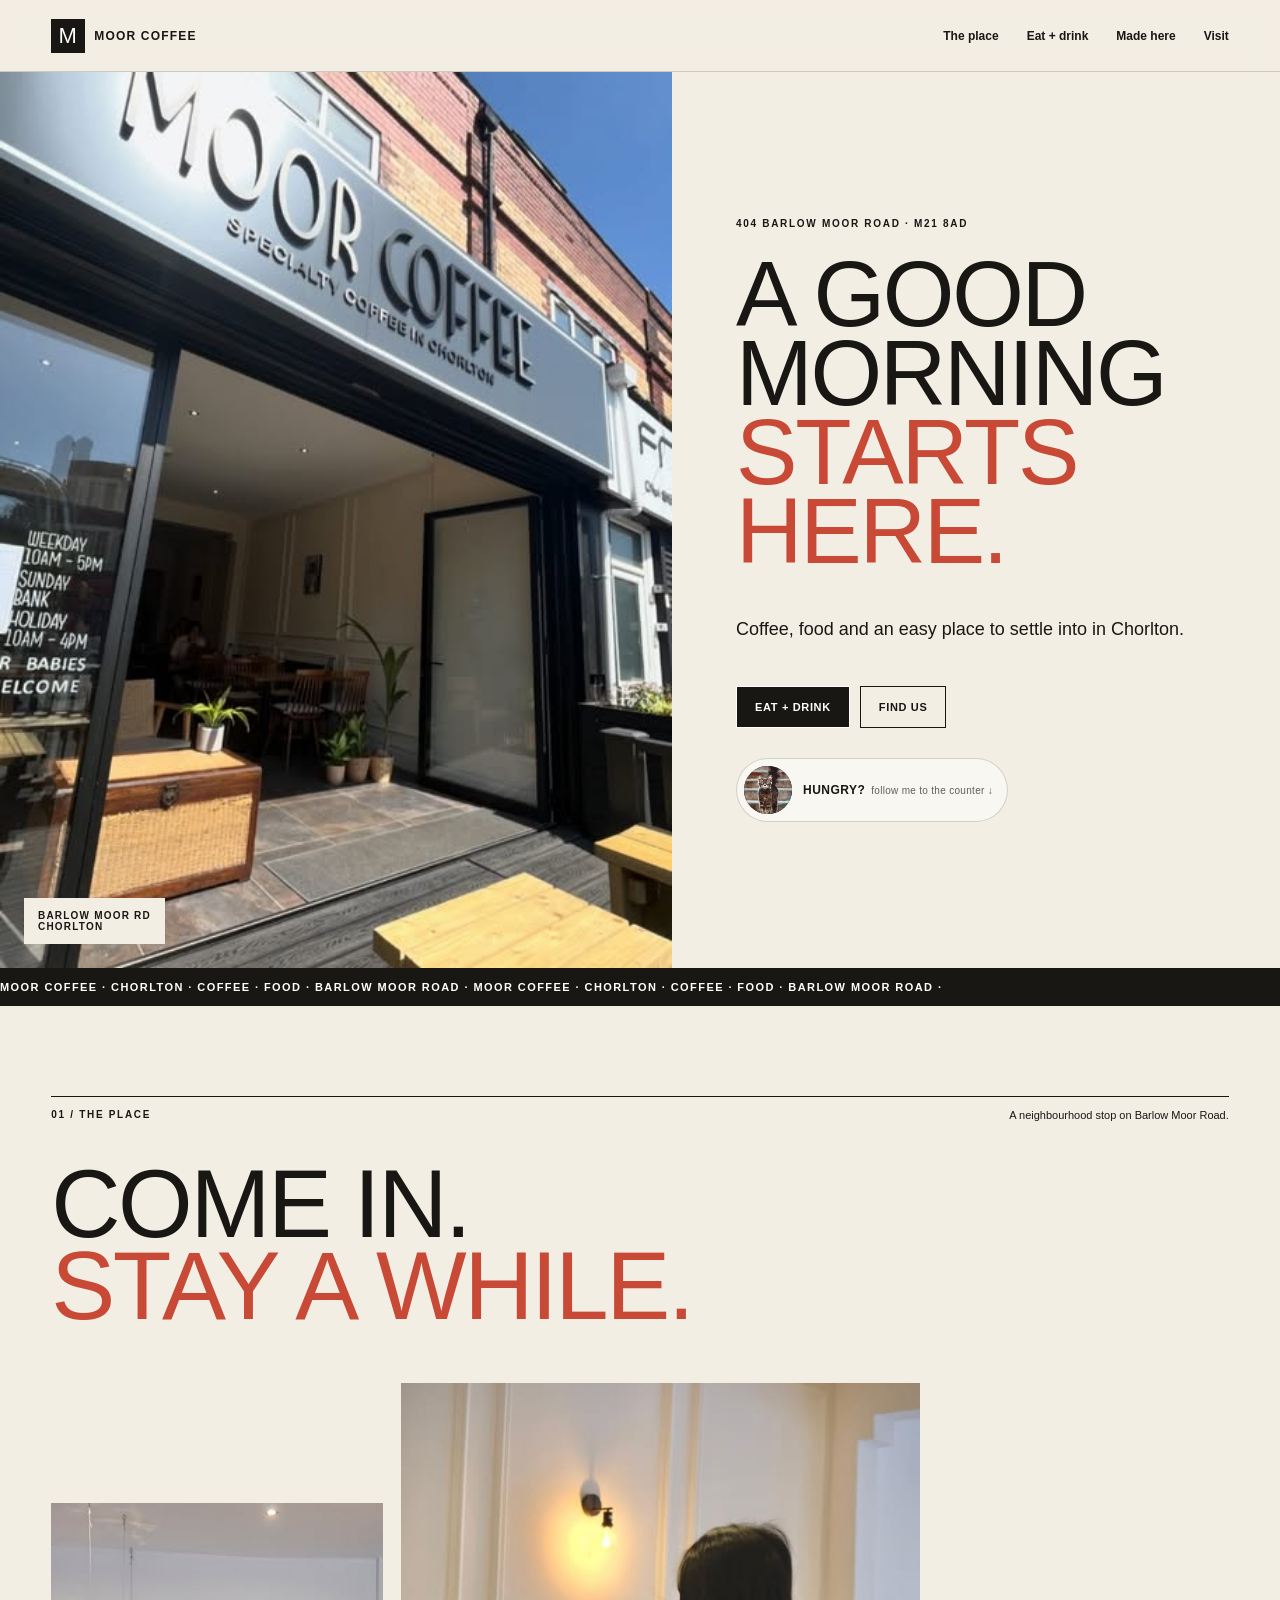
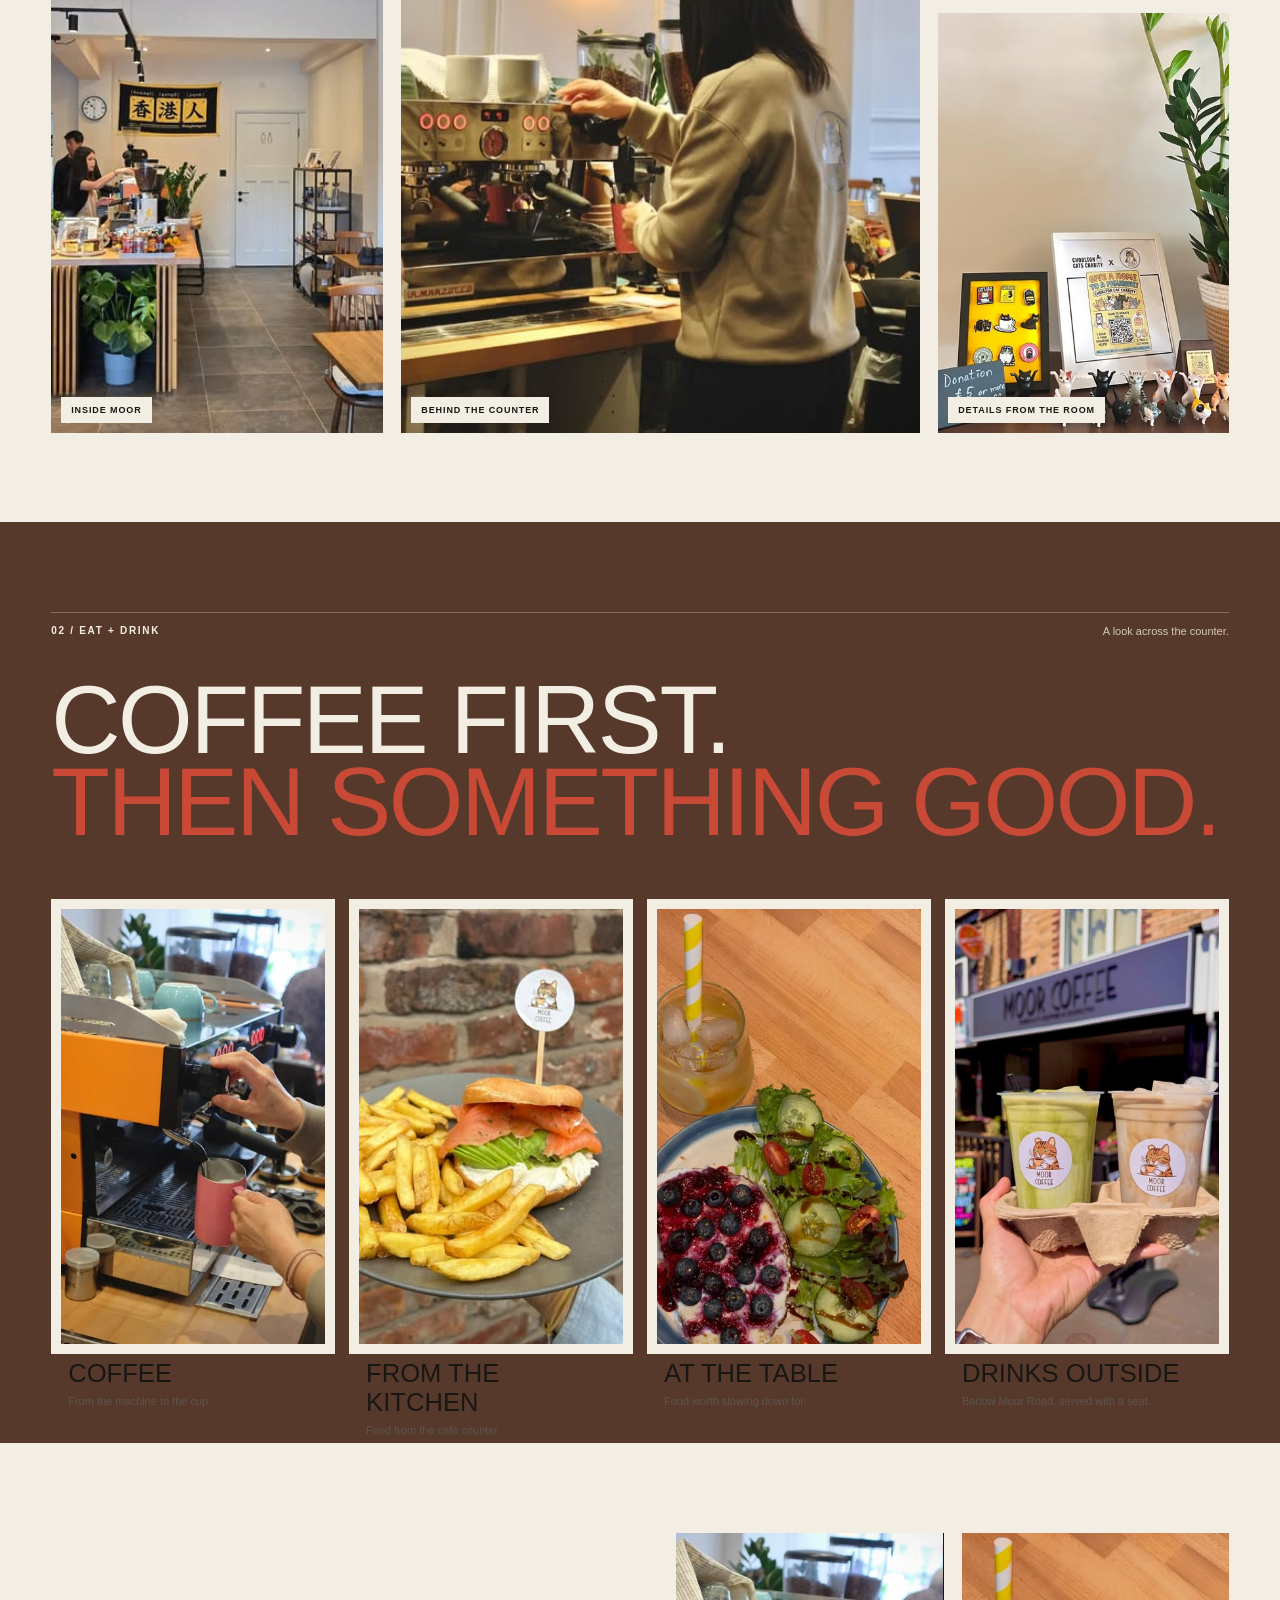
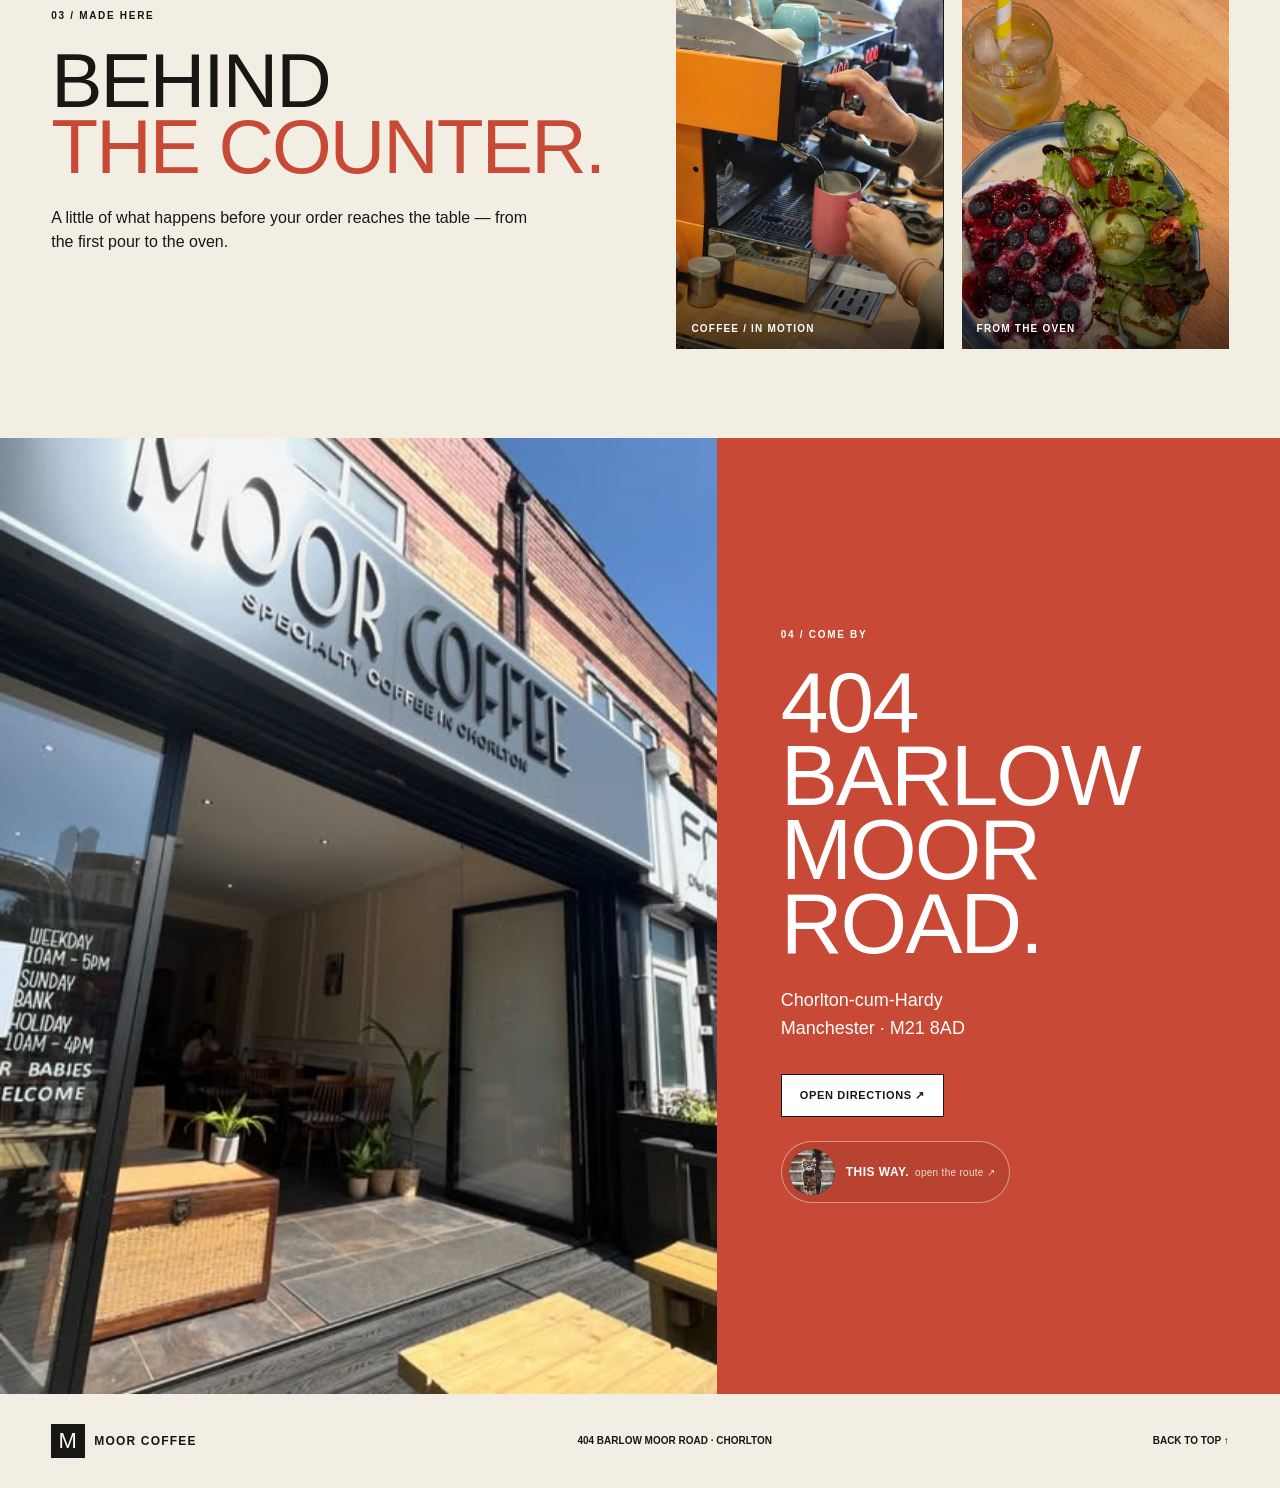
<file: index.html>
<!doctype html>
<html lang="en"><head><meta charset="utf-8"><meta name="viewport" content="width=device-width,initial-scale=1"><meta name="theme-color" content="#f3eee3"><title>Moor Coffee — Chorlton</title><meta name="description" content="Moor Coffee on Barlow Moor Road, Chorlton."><link rel="stylesheet" href="css/style.css"></head><body><div class="progress" aria-hidden="true"></div><header class="site-head"><a class="brand" href="#top" aria-label="Moor Coffee home"><span>M</span>MOOR COFFEE</a><button class="menu" aria-expanded="false" aria-controls="nav">MENU</button><nav id="nav"><a href="#place">The place</a><a href="#eat">Eat + drink</a><a href="#motion">Made here</a><a href="#visit">Visit</a></nav></header><main id="top"><section class="hero"><div class="hero-photo reveal"><img src="assets/images/01_storefront.png" alt="Moor Coffee storefront in Chorlton"><div class="hero-tag">BARLOW MOOR RD<br>CHORLTON</div></div><div class="hero-copy reveal"><p class="eyebrow">404 BARLOW MOOR ROAD · M21 8AD</p><h1>A GOOD<br>MORNING<br><i>STARTS HERE.</i></h1><p class="lede">Coffee, food and an easy place to settle into in Chorlton.</p><div class="actions"><a class="primary" href="#eat">EAT + DRINK</a><a href="#visit">FIND US</a></div><button class="cat-cue" data-target="#eat" aria-label="Jump to food and drink"><span class="cat-window"><img src="assets/images/13_final_cat_image.png" alt=""></span><span class="cat-copy"><b>hungry?</b><small>follow me to the counter ↓</small></span></button></div></section><div class="marquee" aria-hidden="true"><div>MOOR COFFEE · CHORLTON · COFFEE · FOOD · BARLOW MOOR ROAD · MOOR COFFEE · CHORLTON · COFFEE · FOOD · BARLOW MOOR ROAD ·</div></div><section id="place" class="section place"><div class="section-top"><p class="eyebrow">01 / THE PLACE</p><p class="side-note">A neighbourhood stop on Barlow Moor Road.</p></div><div class="statement reveal"><h2>COME IN.<br><i>STAY A WHILE.</i></h2></div><div class="place-grid"><figure class="photo interior reveal"><img src="assets/images/07_cafe_interior.png" alt="Interior of Moor Coffee"><figcaption>INSIDE MOOR</figcaption></figure><figure class="photo barista reveal"><img src="assets/images/02_barista.png" alt="Barista working at Moor Coffee"><figcaption>BEHIND THE COUNTER</figcaption></figure><figure class="photo detail reveal"><img src="assets/images/03_charity_display.png" alt="Display inside Moor Coffee"><figcaption>DETAILS FROM THE ROOM</figcaption></figure></div></section><section id="eat" class="section eat"><div class="section-top"><p class="eyebrow">02 / EAT + DRINK</p><p class="side-note">A look across the counter.</p></div><div class="statement reveal"><h2>COFFEE FIRST.<br><i>THEN SOMETHING GOOD.</i></h2></div><div class="food-rail"><article class="food-card reveal"><img src="assets/images/04_espresso_machine.png" alt="Coffee preparation at Moor Coffee"><div><b>COFFEE</b><span>From the machine to the cup.</span></div></article><article class="food-card reveal"><img src="assets/images/05_salmon_bagel_fries.png" alt="Food served at Moor Coffee"><div><b>FROM THE KITCHEN</b><span>Food from the café counter.</span></div></article><article class="food-card reveal"><img src="assets/images/06_toast_salad.png" alt="Toast and salad served at Moor Coffee"><div><b>AT THE TABLE</b><span>Food worth slowing down for.</span></div></article><article class="food-card reveal"><img src="assets/images/08_drinks_storefront.png" alt="Drinks outside Moor Coffee"><div><b>DRINKS OUTSIDE</b><span>Barlow Moor Road, served with a seat.</span></div></article></div><div class="swipe-cue" aria-hidden="true">SWIPE <span>→</span></div></section><section id="motion" class="motion section"><div class="motion-copy reveal"><p class="eyebrow">03 / MADE HERE</p><h2>BEHIND<br><i>THE COUNTER.</i></h2><p>A little of what happens before your order reaches the table — from the first pour to the oven.</p></div><article class="video-card reveal"><video autoplay muted loop playsinline preload="auto" poster="assets/images/04_espresso_machine.png"><source src="assets/videos/11_video_coffee.mp4" type="video/mp4"></video><span>COFFEE / IN MOTION</span></article><article class="video-card reveal"><video autoplay muted loop playsinline preload="auto" poster="assets/images/06_toast_salad.png"><source src="assets/videos/10_video_bake.mp4" type="video/mp4"></video><span>FROM THE OVEN</span></article></section><section id="visit" class="visit"><div class="visit-photo reveal"><img src="assets/images/01_storefront.png" alt="Entrance to Moor Coffee"></div><div class="visit-copy reveal"><p class="eyebrow">04 / COME BY</p><h2>404 BARLOW<br>MOOR ROAD.</h2><p>Chorlton-cum-Hardy<br>Manchester · M21 8AD</p><a class="direction" href="https://www.google.com/maps/search/?api=1&query=Moor+Coffee%2C+404+Barlow+Moor+Road%2C+Manchester+M21+8AD%2C+UK" target="_blank" rel="noopener">OPEN DIRECTIONS ↗</a><a class="cat-directions" href="https://www.google.com/maps/search/?api=1&query=Moor+Coffee%2C+404+Barlow+Moor+Road%2C+Manchester+M21+8AD%2C+UK" target="_blank" rel="noopener" aria-label="Open directions to Moor Coffee"><span class="cat-window"><img src="assets/images/13_final_cat_image.png" alt=""></span><span><b>this way.</b><small>open the route ↗</small></span></a></div></section></main><footer><a class="brand" href="#top"><span>M</span>MOOR COFFEE</a><p>404 BARLOW MOOR ROAD · CHORLTON</p><a href="#top">BACK TO TOP ↑</a></footer><script src="js/script.js"></script></body></html>
</file>
<file: css/style.css>
*{box-sizing:border-box}html{scroll-behavior:smooth}:root{--cream:#f3eee3;--ink:#181714;--brown:#57392c;--red:#c84935;--line:#1817142b}body{margin:0;background:var(--cream);color:var(--ink);font-family:Arial,Helvetica,sans-serif;overflow-x:hidden}img,video{max-width:100%}a{color:inherit;text-decoration:none}button{font:inherit;color:inherit}.progress{position:fixed;z-index:200;top:0;left:0;height:3px;background:var(--red);width:0}.site-head{height:72px;padding:0 clamp(18px,4vw,70px);display:flex;align-items:center;justify-content:space-between;position:sticky;top:0;z-index:100;background:#f3eee3f2;backdrop-filter:blur(10px);border-bottom:1px solid var(--line)}.brand{display:flex;align-items:center;gap:9px;font-size:12px;font-weight:900;letter-spacing:.1em}.brand span{width:34px;height:34px;background:var(--ink);color:#fff;display:grid;place-items:center;font:22px Impact,Arial Black,sans-serif}.site-head nav{display:flex;gap:28px;font-size:12px;font-weight:800}.site-head nav a:hover{text-decoration:underline;text-underline-offset:5px}.menu{display:none;border:0;background:none;font-size:11px;font-weight:900;letter-spacing:.08em}.hero{min-height:calc(100svh - 72px);display:grid;grid-template-columns:minmax(0,1.05fr) minmax(390px,.95fr);position:relative}.hero-photo{min-height:660px;overflow:hidden;position:relative}.hero-photo img,.photo img,.food-card img,.visit-photo>img{width:100%;height:100%;object-fit:cover;display:block}.hero-tag{position:absolute;left:24px;bottom:24px;background:var(--cream);padding:12px 14px;font-size:10px;font-weight:900;letter-spacing:.12em}.hero-copy{padding:clamp(45px,6vw,95px) clamp(28px,5vw,80px);display:flex;flex-direction:column;justify-content:center}.eyebrow{font-size:10px;font-weight:900;letter-spacing:.17em;margin:0}.hero h1,.statement h2,.motion h2,.visit h2{font-family:Impact,"Arial Narrow",Arial,sans-serif;font-weight:500;letter-spacing:-.025em;line-height:.86;margin:26px 0}.hero h1{font-size:clamp(66px,7.2vw,126px)}h1 i,h2 i{font-style:normal;color:var(--red)}.lede{font-size:18px;line-height:1.55;max-width:480px}.actions{display:flex;gap:10px;margin-top:25px}.actions a,.direction{border:1px solid;padding:14px 18px;font-size:11px;font-weight:900;letter-spacing:.06em}.actions .primary{background:var(--ink);color:#fff}.cat-cue{margin-top:30px;padding:7px 14px 7px 7px;border:1px solid var(--line);border-radius:999px;background:#fff8;display:flex;align-items:center;gap:11px;width:max-content;max-width:100%;cursor:pointer;text-align:left;transition:transform .25s ease,background .25s ease}.cat-cue:hover{transform:translateX(4px);background:#fff}.cat-window{display:block;flex:0 0 auto;width:48px;height:48px;border-radius:50%;overflow:hidden;position:relative;background:var(--ink)}.cat-window img{width:100%;height:100%;display:block;object-fit:cover;object-position:50% 46%;transform:scale(1.38);transition:transform .3s ease}.cat-cue:hover .cat-window img,.cat-directions:hover .cat-window img{transform:scale(1.48)}.cat-copy,.cat-directions>span:last-child{display:flex;align-items:baseline;gap:6px;white-space:nowrap}.cat-copy b,.cat-directions b{font-size:12px;text-transform:uppercase;letter-spacing:.04em}.cat-copy small,.cat-directions small{font-size:10px;letter-spacing:.03em;opacity:.68}.marquee{background:var(--ink);color:#fff;overflow:hidden;white-space:nowrap;padding:13px 0;font-size:11px;font-weight:900;letter-spacing:.13em}.marquee div{width:max-content;animation:marquee 26s linear infinite}@keyframes marquee{to{transform:translateX(-50%)}}.section{padding:clamp(65px,7vw,110px) clamp(18px,4vw,70px)}.section-top{display:flex;justify-content:space-between;gap:20px;border-top:1px solid;padding-top:12px}.side-note{font-size:11px;margin:0;max-width:280px}.statement{margin:42px 0 55px}.statement h2{font-size:clamp(58px,7.5vw,122px)}.place-grid{display:grid;grid-template-columns:.8fr 1.25fr .7fr;gap:18px;align-items:end}.photo{margin:0;position:relative;overflow:hidden}.photo img{transition:transform .7s ease}.photo:hover img{transform:scale(1.025)}.photo figcaption{position:absolute;left:10px;bottom:10px;background:var(--cream);padding:8px 10px;font-size:9px;font-weight:900;letter-spacing:.1em}.interior{height:min(530px,55vw)}.barista{height:min(650px,65vw)}.detail{height:min(420px,45vw)}.eat{background:var(--brown);color:var(--cream)}.eat .section-top{border-color:#f3eee34d}.eat .side-note{color:#f3eee3c9}.food-rail{display:grid;grid-template-columns:repeat(4,minmax(0,1fr));gap:14px}.food-card{background:var(--cream);color:var(--ink);padding:10px;min-width:0}.food-card img{aspect-ratio:4/5}.food-card div{padding:15px 7px 10px;display:grid;gap:6px}.food-card b{font:clamp(22px,2vw,28px) Impact,Arial Black,sans-serif}.food-card span{font-size:11px;line-height:1.45;color:#5b554e}.swipe-cue{display:none}.motion{display:grid;grid-template-columns:minmax(280px,1fr) minmax(230px,.44fr) minmax(230px,.44fr);gap:18px;align-items:center}.motion-copy{padding-right:3vw}.motion h2{font-size:clamp(55px,6vw,98px)}.motion-copy>p:last-child{max-width:500px;line-height:1.55}.video-card{position:relative;background:var(--ink);color:#fff;aspect-ratio:9/14;max-height:650px;overflow:hidden}.video-card video{width:100%;height:100%;position:absolute;inset:0;object-fit:cover}.video-card:after{content:"";position:absolute;inset:0;background:linear-gradient(transparent 68%,#0009);pointer-events:none}.video-card>span{position:absolute;z-index:2;left:15px;bottom:15px;font-size:10px;font-weight:900;letter-spacing:.12em}.visit{display:grid;grid-template-columns:1.12fr .88fr;min-height:620px;background:var(--red);color:#fff}.visit-photo{overflow:hidden;position:relative}.visit-photo>img{object-position:center}.visit-copy{padding:clamp(55px,6vw,95px) clamp(24px,5vw,80px);align-self:center}.visit h2{font-size:clamp(64px,6.7vw,106px)}.visit-copy>p:not(.eyebrow){font-size:18px;line-height:1.55;margin-bottom:32px}.direction{display:inline-block;background:#fff;color:var(--ink)}.cat-directions{display:flex;align-items:center;gap:11px;width:max-content;max-width:100%;margin-top:24px;padding:7px 14px 7px 7px;border:1px solid #ffffff70;border-radius:999px;background:#00000012;transition:transform .25s ease,background .25s ease}.cat-directions:hover{transform:translateX(4px);background:#00000025}.cat-directions .cat-window{width:46px;height:46px;border:0}.cat-directions small{color:#fff;opacity:.8}footer{padding:30px clamp(18px,4vw,70px);display:flex;justify-content:space-between;align-items:center;gap:20px;font-size:10px;font-weight:800}footer p{margin:0}.reveal{opacity:0;transform:translateY(22px);transition:opacity .7s ease,transform .7s ease}.reveal.in{opacity:1;transform:none}@media(max-width:1100px){.hero{grid-template-columns:1fr 1fr}.hero-photo{min-height:600px}.hero h1{font-size:clamp(58px,7vw,86px)}.place-grid{grid-template-columns:1fr 1fr}.detail{grid-column:1/-1;height:330px}.food-rail{grid-template-columns:repeat(2,1fr)}.motion{grid-template-columns:1fr 1fr}.motion-copy{grid-column:1/-1;padding:0 0 25px}.video-card{max-height:none;aspect-ratio:3/4}.visit{min-height:560px}}@media(max-width:760px){.site-head{height:64px;padding:0 18px}.menu{display:block}.site-head nav{display:none;position:absolute;top:64px;left:0;right:0;padding:20px 18px;background:var(--cream);border-bottom:1px solid;flex-direction:column}.site-head nav.open{display:flex}.hero{display:flex;flex-direction:column;min-height:0}.hero-photo{order:1;min-height:0;height:54svh;width:100%}.hero-copy{order:2;padding:42px 18px 52px}.hero h1{font-size:clamp(52px,15.5vw,72px)}.lede{font-size:16px}.actions{display:grid;grid-template-columns:1fr 1fr}.actions a{text-align:center}.cat-cue{margin-top:24px;padding:6px 12px 6px 6px}.cat-window{width:42px;height:42px}.cat-copy,.cat-directions>span:last-child{display:grid;gap:1px;white-space:normal}.cat-copy b,.cat-directions b{font-size:11px}.cat-copy small,.cat-directions small{font-size:9px}.section{padding:64px 18px}.section-top{align-items:flex-start}.side-note{max-width:145px;text-align:right}.statement{margin:34px 0 40px}.statement h2{font-size:clamp(48px,13.5vw,64px)}.place-grid{grid-template-columns:1fr;gap:12px}.interior,.barista,.detail{height:auto;width:100%;aspect-ratio:4/5}.barista{aspect-ratio:3/4}.detail{grid-column:auto;aspect-ratio:4/3}.food-rail{display:flex;overflow-x:auto;scroll-snap-type:x mandatory;margin-right:-18px;padding-right:18px;gap:12px;scrollbar-width:none;overscroll-behavior-inline:contain}.food-rail::-webkit-scrollbar{display:none}.food-card{flex:0 0 min(82vw,360px);scroll-snap-align:start}.swipe-cue{display:block;margin-top:18px;font-size:10px;font-weight:900;letter-spacing:.12em}.swipe-cue span{display:inline-block;animation:nudge 1.4s ease-in-out infinite}@keyframes nudge{50%{transform:translateX(8px)}}.motion{display:grid;grid-template-columns:1fr;padding-right:18px}.motion-copy{padding:0 0 18px}.motion h2{font-size:clamp(48px,13.5vw,64px)}.video-card{aspect-ratio:9/14;max-height:72svh;width:100%}.visit{grid-template-columns:1fr;min-height:0}.visit-photo{height:48svh}.visit-copy{padding:52px 18px 58px}.visit h2{font-size:clamp(52px,14vw,70px)}.cat-directions{margin-top:22px;padding:6px 12px 6px 6px}.cat-directions .cat-window{width:42px;height:42px}footer{display:grid;padding:28px 18px}.hero-tag{left:14px;bottom:14px}}@media(max-width:380px){.hero h1{font-size:50px}.actions{grid-template-columns:1fr}.statement h2,.motion h2{font-size:45px}.visit h2{font-size:49px}.food-card{flex-basis:86vw}}@media(min-width:1600px){.hero{grid-template-columns:1.1fr .9fr}.hero-photo{min-height:760px}.place-grid,.food-rail{max-width:1600px;margin-inline:auto}.motion{max-width:1700px;margin-inline:auto}.visit{min-height:700px}}@media(prefers-reduced-motion:reduce){html{scroll-behavior:auto}*,*:before,*:after{animation:none!important;transition:none!important}.reveal{opacity:1;transform:none}}
</file>
